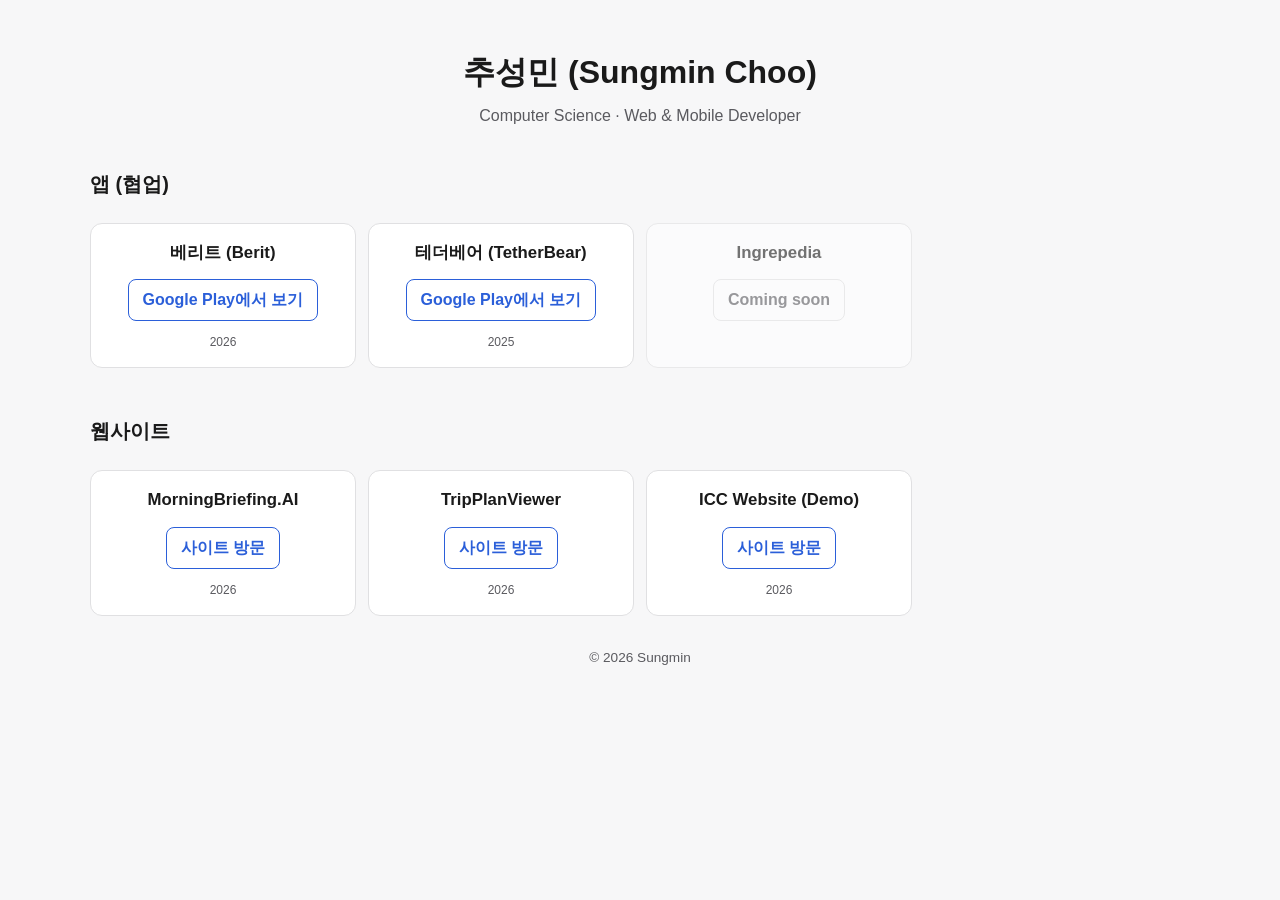
<file: index.html>
<!DOCTYPE html>
<html lang="ko">
<head>
<meta charset="UTF-8">
<meta name="viewport" content="width=device-width, initial-scale=1.0">
<title>Sungmin — Computer Science · Web & Mobile Developer</title>
<meta name="description" content="Sungmin's portfolio link hub: Flutter apps and websites built and shipped.">
<meta property="og:title" content="Sungmin — Computer Science · Web & Mobile Developer">
<meta property="og:description" content="Sungmin's portfolio link hub: Flutter apps and websites built and shipped.">
<meta property="og:type" content="website">
<link rel="stylesheet" href="style.css">
</head>
<body>
<header class="header">
  <h1>추성민 (Sungmin Choo)</h1>
  <p class="tagline">Computer Science · Web &amp; Mobile Developer</p>
</header>

<main>
  <section class="section" aria-labelledby="apps-heading">
    <h2 id="apps-heading">앱 (협업)</h2>

    <article class="card">
      <h3 class="card-title">베리트 (Berit)</h3>
      <!-- TODO: 한 줄 설명 -->
      <a class="card-link" href="https://play.google.com/store/apps/details?id=com.berit.app&pcampaignid=web_share" target="_blank" rel="noopener noreferrer">Google Play에서 보기</a>
      <p class="card-year">2026</p>
    </article>

    <article class="card">
      <h3 class="card-title">테더베어 (TetherBear)</h3>
      <!-- TODO: 한 줄 설명 -->
      <a class="card-link" href="https://play.google.com/store/apps/details?id=com.tetherbearflutter.app&pcampaignid=web_share" target="_blank" rel="noopener noreferrer">Google Play에서 보기</a>
      <p class="card-year">2025</p>
    </article>

    <article class="card card-disabled">
      <h3 class="card-title">Ingrepedia</h3>
      <!-- TODO: 한 줄 설명 -->
      <span class="card-link card-link-disabled" aria-disabled="true">Coming soon</span>
    </article>
  </section>

  <section class="section" aria-labelledby="web-heading">
    <h2 id="web-heading">웹사이트</h2>

    <article class="card">
      <h3 class="card-title">MorningBriefing.AI</h3>
      <!-- TODO: 한 줄 설명 -->
      <a class="card-link" href="https://morningbriefing.dksalstn0621.workers.dev/" target="_blank" rel="noopener noreferrer">사이트 방문</a>
      <p class="card-year">2026</p>
    </article>

    <article class="card">
      <h3 class="card-title">TripPlanViewer</h3>
      <!-- TODO: 한 줄 설명 -->
      <a class="card-link" href="https://tripplanviewer.com/" target="_blank" rel="noopener noreferrer">사이트 방문</a>
      <p class="card-year">2026</p>
    </article>

    <article class="card">
      <h3 class="card-title">ICC Website (Demo)</h3>
      <!-- TODO: 한 줄 설명 -->
      <a class="card-link" href="https://icc-website-demo.vercel.app/" target="_blank" rel="noopener noreferrer">사이트 방문</a>
      <p class="card-year">2026</p>
    </article>

  </section>
</main>

<footer class="footer">
  <p>&copy; 2026 Sungmin</p>
</footer>
</body>
</html>
</file>
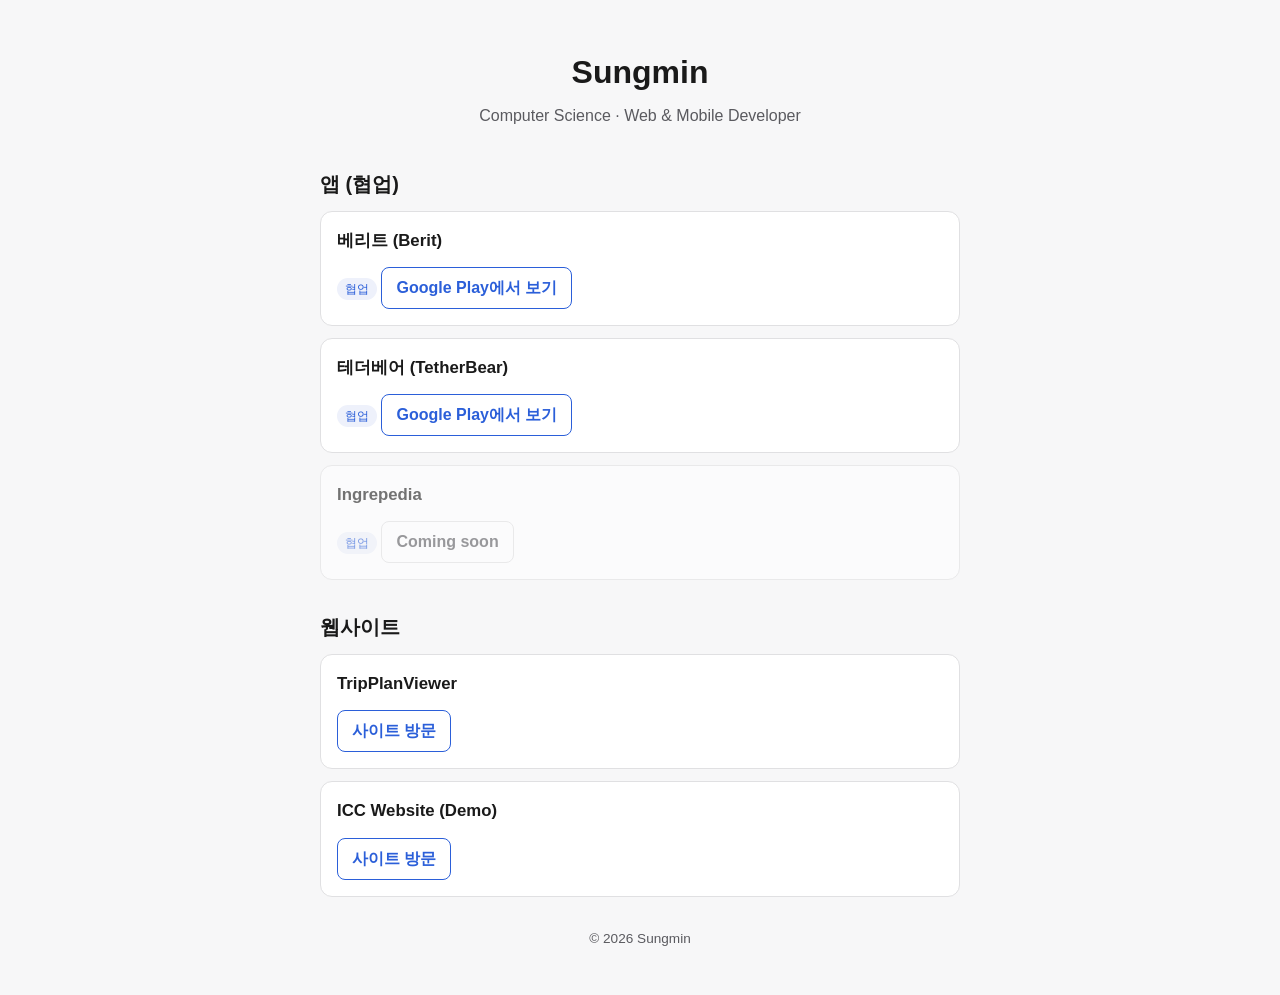
<file: SungminsPort/index.html>
<!DOCTYPE html>
<html lang="ko">
<head>
<meta charset="UTF-8">
<meta name="viewport" content="width=device-width, initial-scale=1.0">
<title>Sungmin — Computer Science · Web & Mobile Developer</title>
<meta name="description" content="Sungmin's portfolio link hub: Flutter apps and websites built and shipped.">
<meta property="og:title" content="Sungmin — Computer Science · Web & Mobile Developer">
<meta property="og:description" content="Sungmin's portfolio link hub: Flutter apps and websites built and shipped.">
<meta property="og:type" content="website">
<link rel="stylesheet" href="style.css">
</head>
<body>
<header class="header">
  <h1>Sungmin</h1>
  <p class="tagline">Computer Science · Web &amp; Mobile Developer</p>
</header>

<main>
  <section class="section" aria-labelledby="apps-heading">
    <h2 id="apps-heading">앱 (협업)</h2>

    <article class="card">
      <h3 class="card-title">베리트 (Berit)</h3>
      <span class="badge">협업</span>
      <!-- TODO: 한 줄 설명 -->
      <a class="card-link" href="https://play.google.com/store/apps/details?id=com.berit.app&pcampaignid=web_share" target="_blank" rel="noopener noreferrer">Google Play에서 보기</a>
    </article>

    <article class="card">
      <h3 class="card-title">테더베어 (TetherBear)</h3>
      <span class="badge">협업</span>
      <!-- TODO: 한 줄 설명 -->
      <a class="card-link" href="https://play.google.com/store/apps/details?id=com.tetherbearflutter.app&pcampaignid=web_share" target="_blank" rel="noopener noreferrer">Google Play에서 보기</a>
    </article>

    <article class="card card-disabled">
      <h3 class="card-title">Ingrepedia</h3>
      <span class="badge">협업</span>
      <!-- TODO: 한 줄 설명 -->
      <span class="card-link card-link-disabled" aria-disabled="true">Coming soon</span>
    </article>
  </section>

  <section class="section" aria-labelledby="web-heading">
    <h2 id="web-heading">웹사이트</h2>

    <article class="card">
      <h3 class="card-title">TripPlanViewer</h3>
      <!-- TODO: 한 줄 설명 -->
      <a class="card-link" href="https://tripplanviewer.com/" target="_blank" rel="noopener noreferrer">사이트 방문</a>
    </article>

    <article class="card">
      <h3 class="card-title">ICC Website (Demo)</h3>
      <!-- TODO: 한 줄 설명 -->
      <a class="card-link" href="https://icc-website-demo.vercel.app/" target="_blank" rel="noopener noreferrer">사이트 방문</a>
    </article>
  </section>
</main>

<footer class="footer">
  <p>&copy; 2026 Sungmin</p>
</footer>
</body>
</html>
</file>
<file: style.css>
:root {
  --bg: #f7f7f8;
  --fg: #1a1a1a;
  --muted: #5a5a5f;
  --card-bg: #ffffff;
  --border: #e0e0e2;
  --accent: #2b5fd9;
  --badge-bg: #eef1fb;
}

@media (prefers-color-scheme: dark) {
  :root {
    --bg: #121214;
    --fg: #f0f0f2;
    --muted: #aaaaad;
    --card-bg: #1c1c1f;
    --border: #303034;
    --accent: #7aa2ff;
    --badge-bg: #232336;
  }
}

* {
  box-sizing: border-box;
}

body {
  margin: 0;
  padding: 0 16px 32px;
  background: var(--bg);
  color: var(--fg);
  font-family: -apple-system, BlinkMacSystemFont, "Segoe UI", Roboto, "Helvetica Neue", Arial, "Apple SD Gothic Neo", "Malgun Gothic", sans-serif;
  line-height: 1.5;
}

.header {
  max-width: 640px;
  margin: 0 auto;
  padding: 48px 0 24px;
  text-align: center;
}

.header h1 {
  margin: 0 0 8px;
  font-size: 2rem;
}

.tagline {
  margin: 0;
  color: var(--muted);
  font-size: 1rem;
}

main {
  max-width: 1100px;
  margin: 0 auto;
}

.section {
  display: grid;
  grid-template-columns: repeat(4, 1fr);
  gap: 12px;
}

.section h2 {
  grid-column: 1 / -1;
}

@media (max-width: 900px) {
  .section { grid-template-columns: repeat(2, 1fr); }
}

@media (max-width: 520px) {
  .section { grid-template-columns: 1fr; }
}

.section {
  margin-bottom: 32px;
}

.section h2 {
  font-size: 1.25rem;
  margin-bottom: 12px;
}

.card {
  background: var(--card-bg);
  border: 1px solid var(--border);
  border-radius: 12px;
  padding: 16px;
  display: flex;
  flex-direction: column;
  align-items: center;
  text-align: center;
}

.card-year {
  margin: auto 0 0;
  padding-top: 12px;
  color: var(--muted);
  font-size: 0.75rem;
}

.card-disabled {
  opacity: 0.6;
}

.card-title {
  margin: 0 0 6px;
  font-size: 1.05rem;
}

.card-link {
  display: inline-block;
  margin-top: 8px;
  color: var(--accent);
  font-weight: 600;
  text-decoration: none;
  border: 1px solid var(--accent);
  border-radius: 8px;
  padding: 8px 14px;
}

.card-link:hover {
  text-decoration: underline;
}

.card-link-disabled {
  color: var(--muted);
  border-color: var(--border);
  cursor: default;
}

.footer {
  max-width: 640px;
  margin: 24px auto 0;
  text-align: center;
  color: var(--muted);
  font-size: 0.85rem;
}
</file>
<file: SungminsPort/style.css>
:root {
  --bg: #f7f7f8;
  --fg: #1a1a1a;
  --muted: #5a5a5f;
  --card-bg: #ffffff;
  --border: #e0e0e2;
  --accent: #2b5fd9;
  --badge-bg: #eef1fb;
}

@media (prefers-color-scheme: dark) {
  :root {
    --bg: #121214;
    --fg: #f0f0f2;
    --muted: #aaaaad;
    --card-bg: #1c1c1f;
    --border: #303034;
    --accent: #7aa2ff;
    --badge-bg: #232336;
  }
}

* {
  box-sizing: border-box;
}

body {
  margin: 0;
  padding: 0 16px 32px;
  background: var(--bg);
  color: var(--fg);
  font-family: -apple-system, BlinkMacSystemFont, "Segoe UI", Roboto, "Helvetica Neue", Arial, "Apple SD Gothic Neo", "Malgun Gothic", sans-serif;
  line-height: 1.5;
}

.header {
  max-width: 640px;
  margin: 0 auto;
  padding: 48px 0 24px;
  text-align: center;
}

.header h1 {
  margin: 0 0 8px;
  font-size: 2rem;
}

.tagline {
  margin: 0;
  color: var(--muted);
  font-size: 1rem;
}

main {
  max-width: 640px;
  margin: 0 auto;
}

.section {
  margin-bottom: 32px;
}

.section h2 {
  font-size: 1.25rem;
  margin-bottom: 12px;
}

.card {
  background: var(--card-bg);
  border: 1px solid var(--border);
  border-radius: 12px;
  padding: 16px;
  margin-bottom: 12px;
}

.card-disabled {
  opacity: 0.6;
}

.card-title {
  margin: 0 0 6px;
  font-size: 1.05rem;
}

.badge {
  display: inline-block;
  background: var(--badge-bg);
  color: var(--accent);
  font-size: 0.75rem;
  padding: 2px 8px;
  border-radius: 999px;
  margin-bottom: 8px;
}

.card-link {
  display: inline-block;
  margin-top: 8px;
  color: var(--accent);
  font-weight: 600;
  text-decoration: none;
  border: 1px solid var(--accent);
  border-radius: 8px;
  padding: 8px 14px;
}

.card-link:hover {
  text-decoration: underline;
}

.card-link-disabled {
  color: var(--muted);
  border-color: var(--border);
  cursor: default;
}

.footer {
  max-width: 640px;
  margin: 24px auto 0;
  text-align: center;
  color: var(--muted);
  font-size: 0.85rem;
}
</file>
